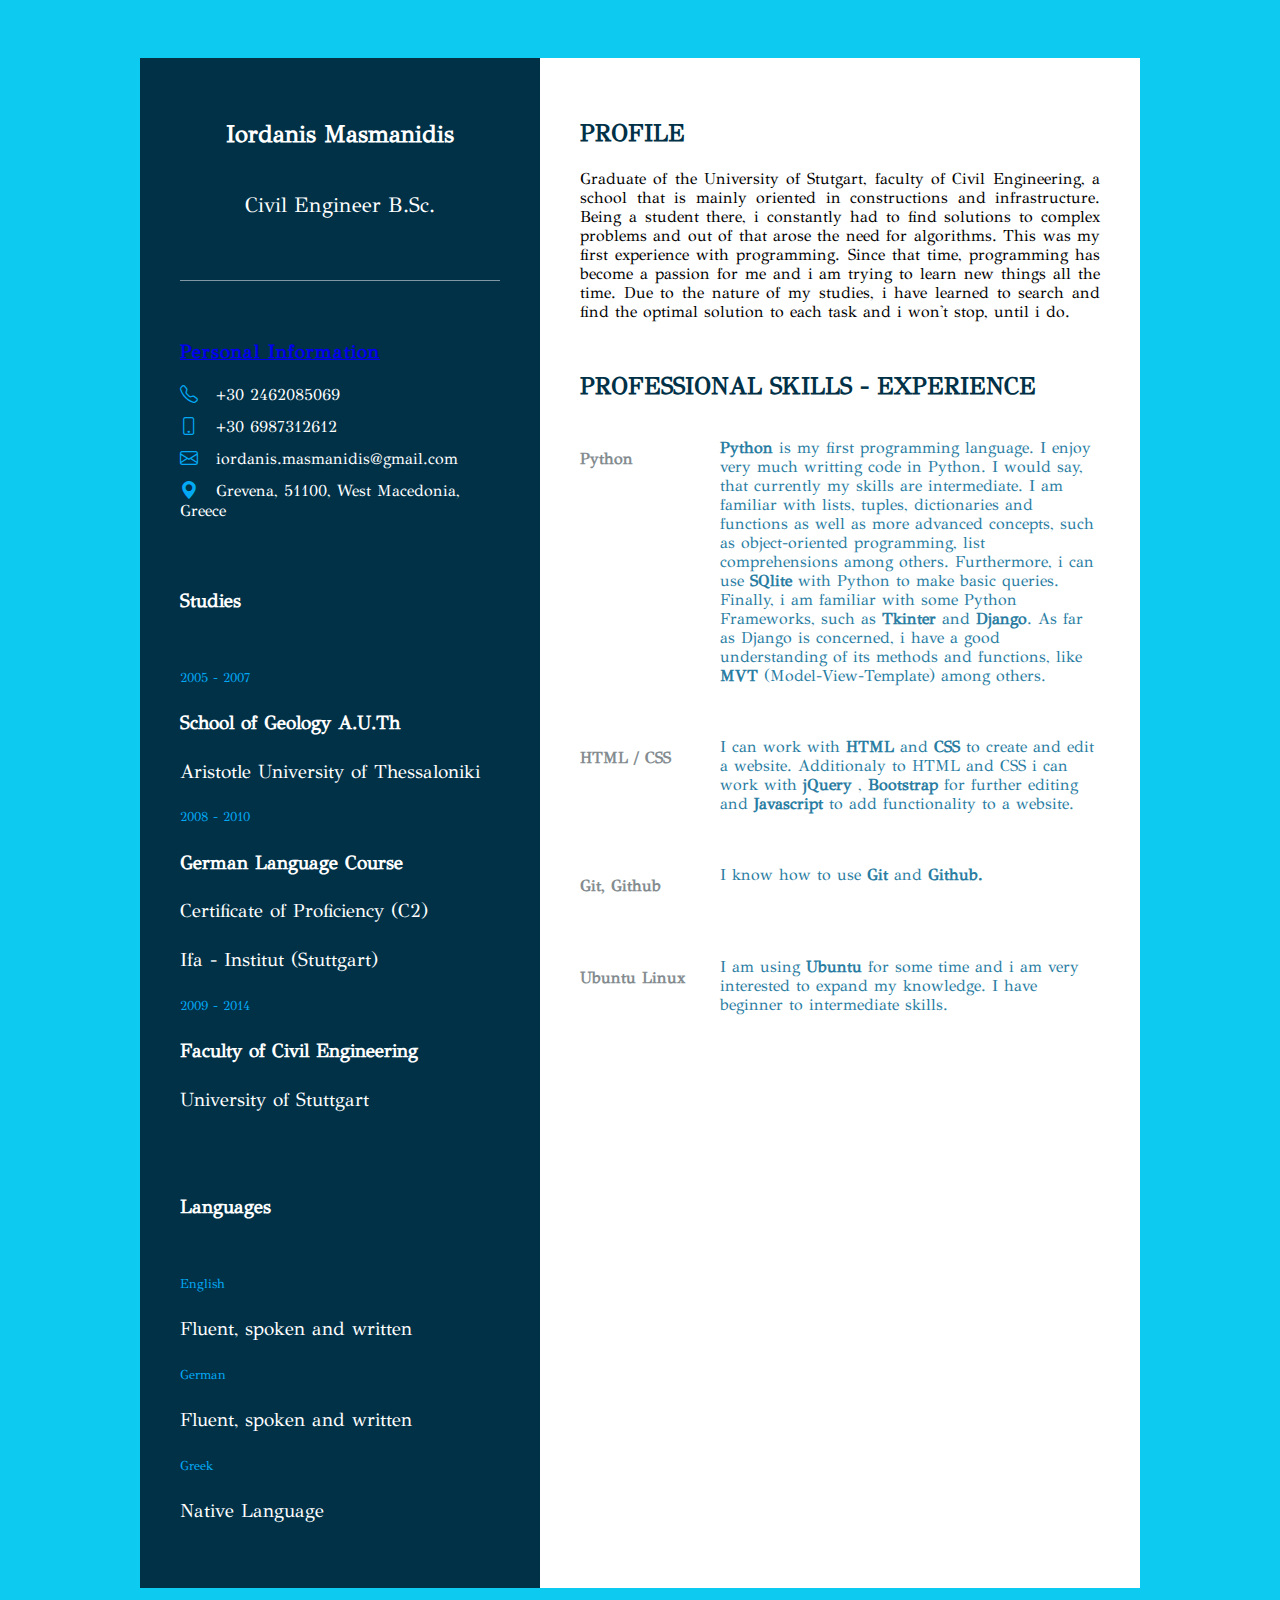
<file: index.html>
<!DOCTYPE html>
<html lang="en" dir="ltr">
  <head>
    <meta charset="utf-8">
    <link rel="preconnect" href="https://fonts.gstatic.com">
    <link href="https://fonts.googleapis.com/css2?family=Nunito&display=swap" rel="stylesheet">
    <link rel="preconnect" href="https://fonts.gstatic.com">
    <link href="https://fonts.googleapis.com/css2?family=GFS+Didot&display=swap" rel="stylesheet">
     <!-- name="viewport", content="width=device-width initial-scale=1.0" -->
    <link rel="stylesheet" href="https://cdn.jsdelivr.net/npm/bootstrap-icons@1.5.0/font/bootstrap-icons.css">
    <title>Iordanis Masmanidis</title>
    <link href="https://cdn.jsdelivr.net/npm/bootstrap@5.0.1/dist/css/bootstrap.min.css" rel="stylesheet" integrity="sha384-+0n0xVW2eSR5OomGNYDnhzAbDsOXxcvSN1TPprVMTNDbiYZCxYbOOl7+AMvyTG2x" crossorigin="anonymous">
    <link rel="stylesheet" href="maxan.css">

  </head>
  <body>
    <div class="container">
      <div class="left_side">
        <div class="profile_text">
          <h2>Iordanis Masmanidis<br><h3>Civil Engineer B.Sc.</h3> </h2>
          <!-- <h2 id="civil">Civil Engineer B.Sc</h2> -->
        </div>

        <div class="contact_info">
            <h3 class="title"><a href="personal_info.html">Personal Information</a></h3>

          <ul>
            <li>
              <span class="icon"><i class="bi bi-telephone"></i></span>
              <span class="text">+30 2462085069</span>
            </li>
            <li>
              <span class="icon"><i class="bi bi-phone"></i></span>
              <span class="text">+30 6987312612</span>
            </li>
            <li>
              <span class="icon"><i class="bi bi-envelope"></i></span>
              <span class="text">iordanis.masmanidis@gmail.com</span>
            </li>
            <li>
              <span class="icon"><i class="bi bi-geo-alt-fill"></i></span>
              <span class="text">Grevena, 51100, West Macedonia, Greece</span>
            </li>
          </ul>
        </div>

        <div class="contact_info education">
          <h3>Studies</h3>
          <ul>
            <li>
              <h5>2005 - 2007</h5>
              <h4>School of Geology A.U.Th</h4>
              <h4>Aristotle University of Thessaloniki</h4>
            </li>
            <li>
              <h5>2008 - 2010</h5>
              <h4>German Language Course</h4>
              <h4>Certificate of Proficiency (C2)</h4>
              <h4>Ifa - Institut (Stuttgart)</h4>
            </li>
            <li>
              <h5>2009 - 2014</h5>
              <h4>Faculty of Civil Engineering</h4>
              <h4>University of Stuttgart</h4>
            </li>
          </ul>
        </div>

        <div class="contact_info education">
          <h3 >Languages</h3>
          <ul>
            <li>
              <h5>English</h5>
              <h4></h4>
              <h4>Fluent, spoken and written</h4>
            </li>
            <li>
              <h5>German</h5>
              <h4></h4>
              <h4>Fluent, spoken and written</h4>
            </li>
            <li>
              <h5>Greek</h5>
              <h4></h4>
              <h4>Native Language</h4>
            </li>
          </ul>
        </div>


      </div>






      <div class="right_side">
        <div class="about">
          <h2>PROFILE</h2>
          <p>Graduate of the University of Stutgart, faculty of Civil Engineering,
            a school that is mainly oriented in constructions and infrastructure.
            Being a student there, i constantly had to find solutions to complex
            problems and out of that arose the need for algorithms. This was my
            first experience with programming. Since that time, programming has
            become a passion for me and i am trying to learn new things all the
            time. Due to the nature of my studies, i have learned to search and
            find the optimal solution to each task and i won't stop, until i do.
          </p>


        </div>

          <div class="about">
            <h2>PROFESSIONAL SKILLS - EXPERIENCE</h2>

            <div class="box">
              <div class="skill">
                <h5>Python</h5>
              </div>
                <div class="text">
                  <p><span>Python</span> is my first programming language.
                      I enjoy very much writting code in Python. I would say,
                      that currently my skills are intermediate. I am familiar
                      with lists, tuples, dictionaries and functions as well as
                      more advanced concepts, such as object-oriented programming,
                      list comprehensions among others. Furthermore, i can use
                      <span>SQlite</span> with Python to make basic queries. Finally,
                      i am familiar with some Python Frameworks, such as <span>Tkinter
                      </span>and <span>Django</span>. As far as Django is concerned,
                      i have a good understanding of its methods and functions, like
                      <span>MVT</span> (Model-View-Template) among others.
                    </p>
                </div>
            </div>



            <div class="box">
              <div class="skill">
                <h5>HTML / CSS</h5>
              </div>
              <div class="text">
                    <p>I can work with
                    <span>HTML</span> and <span>CSS</span> to create and edit
                    a website. Additionaly to HTML and CSS i can work with
                    <span>jQuery</span> , <span>Bootstrap</span> for further
                    editing and <span> Javascript</span>
                    to add functionality to a website.
                    </p>
              </div>
          </div>

          <div class="box">
            <div class="skill">
              <h5>Git, Github</h5>
            </div>
              <div class="text">
                <p>I know how to use
                    <span>Git</span> and <span>Github.</span>
                </p>
              </div>
          </div>

          <div class="box">
            <div class="skill">
              <h5>Ubuntu Linux</h5>
            </div>
            <div class="text">
                <p>I am using
                  <span>Ubuntu</span> for some time and i am very interested
                  to expand my knowledge. I have beginner to intermediate skills.
                </p>
            </div>
        </div>


      </div>

    </div>






    <script src="https://cdn.jsdelivr.net/npm/bootstrap@5.0.1/dist/js/bootstrap.bundle.min.js" integrity="sha384-gtEjrD/SeCtmISkJkNUaaKMoLD0//ElJ19smozuHV6z3Iehds+3Ulb9Bn9Plx0x4" crossorigin="anonymous"></script>
  </body>
</html>
</file>
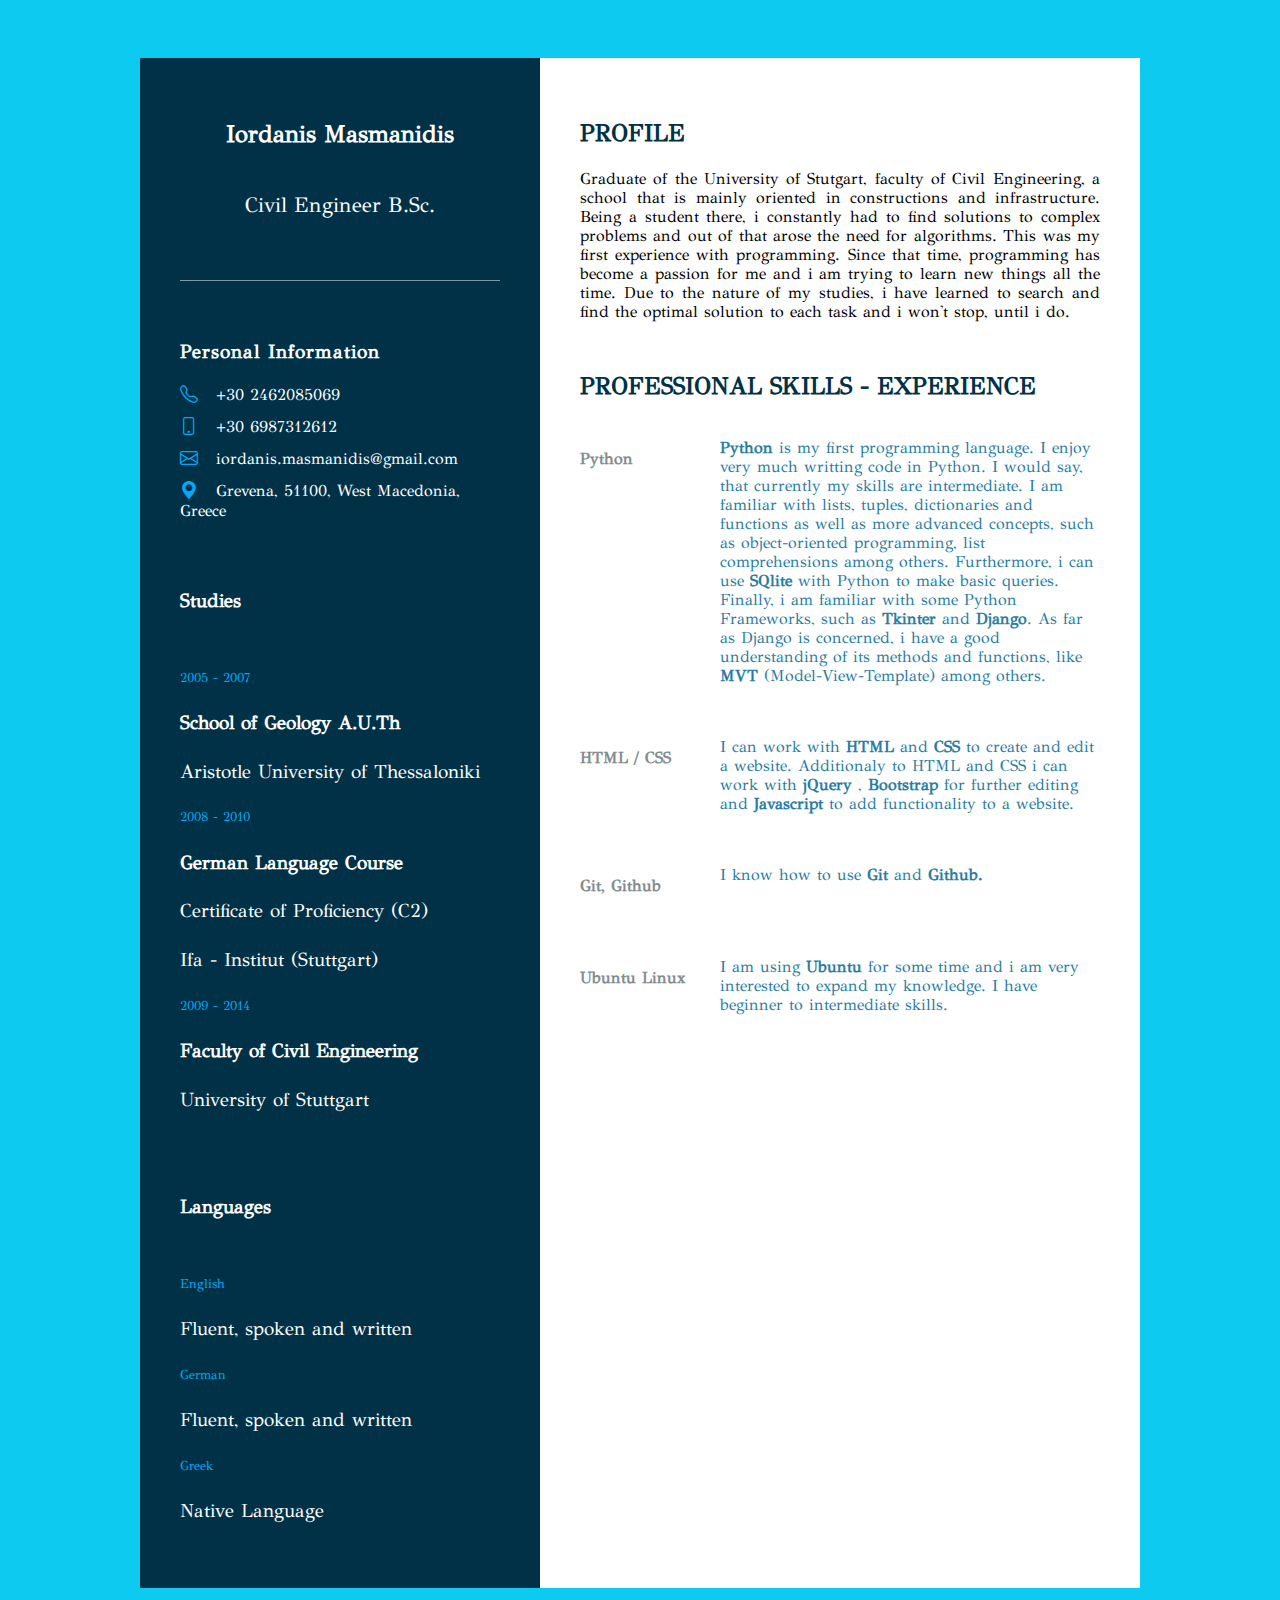
<file: maxan.html>
<!DOCTYPE html>
<html lang="en" dir="ltr">
  <head>
    <meta charset="utf-8">
    <link rel="preconnect" href="https://fonts.gstatic.com">
    <link href="https://fonts.googleapis.com/css2?family=Nunito&display=swap" rel="stylesheet">
    <link rel="preconnect" href="https://fonts.gstatic.com">
    <link href="https://fonts.googleapis.com/css2?family=GFS+Didot&display=swap" rel="stylesheet">
     <!-- name="viewport", content="width=device-width initial-scale=1.0" -->
    <link rel="stylesheet" href="https://cdn.jsdelivr.net/npm/bootstrap-icons@1.5.0/font/bootstrap-icons.css">
    <title>Iordanis Masmanidis</title>
    <link href="https://cdn.jsdelivr.net/npm/bootstrap@5.0.1/dist/css/bootstrap.min.css" rel="stylesheet" integrity="sha384-+0n0xVW2eSR5OomGNYDnhzAbDsOXxcvSN1TPprVMTNDbiYZCxYbOOl7+AMvyTG2x" crossorigin="anonymous">
    <link rel="stylesheet" href="maxan.css">

  </head>
  <body>
    <div class="container">
      <div class="left_side">
        <div class="profile_text">
          <h2>Iordanis Masmanidis<br><h3>Civil Engineer B.Sc.</h3> </h2>
          <!-- <h2 id="civil">Civil Engineer B.Sc</h2> -->
        </div>

        <div class="contact_info">
            <h3 class="title">Personal Information</h3>

          <ul>
            <li>
              <span class="icon"><i class="bi bi-telephone"></i></span>
              <span class="text">+30 2462085069</span>
            </li>
            <li>
              <span class="icon"><i class="bi bi-phone"></i></span>
              <span class="text">+30 6987312612</span>
            </li>
            <li>
              <span class="icon"><i class="bi bi-envelope"></i></span>
              <span class="text">iordanis.masmanidis@gmail.com</span>
            </li>
            <li>
              <span class="icon"><i class="bi bi-geo-alt-fill"></i></span>
              <span class="text">Grevena, 51100, West Macedonia, Greece</span>
            </li>
          </ul>
        </div>

        <div class="contact_info education">
          <h3>Studies</h3>
          <ul>
            <li>
              <h5>2005 - 2007</h5>
              <h4>School of Geology A.U.Th</h4>
              <h4>Aristotle University of Thessaloniki</h4>
            </li>
            <li>
              <h5>2008 - 2010</h5>
              <h4>German Language Course</h4>
              <h4>Certificate of Proficiency (C2)</h4>
              <h4>Ifa - Institut (Stuttgart)</h4>
            </li>
            <li>
              <h5>2009 - 2014</h5>
              <h4>Faculty of Civil Engineering</h4>
              <h4>University of Stuttgart</h4>
            </li>
          </ul>
        </div>

        <div class="contact_info education">
          <h3 >Languages</h3>
          <ul>
            <li>
              <h5>English</h5>
              <h4></h4>
              <h4>Fluent, spoken and written</h4>
            </li>
            <li>
              <h5>German</h5>
              <h4></h4>
              <h4>Fluent, spoken and written</h4>
            </li>
            <li>
              <h5>Greek</h5>
              <h4></h4>
              <h4>Native Language</h4>
            </li>
          </ul>
        </div>


      </div>






      <div class="right_side">
        <div class="about">
          <h2>PROFILE</h2>
          <p>Graduate of the University of Stutgart, faculty of Civil Engineering,
            a school that is mainly oriented in constructions and infrastructure.
            Being a student there, i constantly had to find solutions to complex
            problems and out of that arose the need for algorithms. This was my
            first experience with programming. Since that time, programming has
            become a passion for me and i am trying to learn new things all the
            time. Due to the nature of my studies, i have learned to search and
            find the optimal solution to each task and i won't stop, until i do.
          </p>

          <!-- <p>Απόφοιτος του τμήματος πολιτικών μηχανικών του Πανεπιστημίου
            Στουτγάρδης Γερμανίας, μιας σχολής, η οποία προσανατολίζεται
            στις κατασκευές. Στην αναζήτηση λύσεων για σύνθετα προβλήματα,
            προέκυψε η ανάγκη δημιουργίας αλγορίθμων. Εκει ανακάλυψα τον
            προγραμματισμό σε ενα πρωιμο, βέβαια στάδιο και από τότε έγινε
            πάθος. Έκτοτε προσπαθώ να εξελίσσομαι συνεχώς σε νέες τεχνολογίες
            και να μαθαίνω καινούρια πράγματα. Λόγω της φύσης των σπουδών
            έμαθα να ψάχνω τη βέλτιστη λύση σε κάθε πρόβλημα και δε σταματώ
            εάν δεν τη βρω.</p> -->
        </div>

          <div class="about">
            <h2>PROFESSIONAL SKILLS - EXPERIENCE</h2>

            <div class="box">
              <div class="skill">
                <h5>Python</h5>
              </div>
                <div class="text">
                  <p><span>Python</span> is my first programming language.
                      I enjoy very much writting code in Python. I would say,
                      that currently my skills are intermediate. I am familiar
                      with lists, tuples, dictionaries and functions as well as
                      more advanced concepts, such as object-oriented programming,
                      list comprehensions among others. Furthermore, i can use
                      <span>SQlite</span> with Python to make basic queries. Finally,
                      i am familiar with some Python Frameworks, such as <span>Tkinter
                      </span>and <span>Django</span>. As far as Django is concerned,
                      i have a good understanding of its methods and functions, like
                      <span>MVT</span> (Model-View-Template) among others.
                    </p>
                </div>
            </div>



            <div class="box">
              <div class="skill">
                <h5>HTML / CSS</h5>
              </div>
              <div class="text">
                    <p>I can work with
                    <span>HTML</span> and <span>CSS</span> to create and edit
                    a website. Additionaly to HTML and CSS i can work with
                    <span>jQuery</span> , <span>Bootstrap</span> for further
                    editing and <span> Javascript</span>
                    to add functionality to a website.
                    </p>
              </div>
          </div>

          <div class="box">
            <div class="skill">
              <h5>Git, Github</h5>
            </div>
              <div class="text">
                <p>I know how to use
                    <span>Git</span> and <span>Github.</span>
                </p>
              </div>
          </div>

          <div class="box">
            <div class="skill">
              <h5>Ubuntu Linux</h5>
            </div>
            <div class="text">
                <p>I am using
                  <span>Ubuntu</span> for some time and i am very interested
                  to expand my knowledge. I have beginner to intermediate skills.
                </p>
            </div>
        </div>


      </div>
    </div>






    <script src="https://cdn.jsdelivr.net/npm/bootstrap@5.0.1/dist/js/bootstrap.bundle.min.js" integrity="sha384-gtEjrD/SeCtmISkJkNUaaKMoLD0//ElJ19smozuHV6z3Iehds+3Ulb9Bn9Plx0x4" crossorigin="anonymous"></script>
  </body>
</html>
</file>
<file: maxan.css>
html, body{
  /* font-family: 'Nunito', sans-serif; */
  font-family: 'GFS Didot', serif;
  background-color: #0dcaf0;
  display: flex;
  justify-content: center;
  align-items: center;

}
.container{
  position: relative;
  /* height: 100%; */
  width: 100%;
  max-width: 1000px;
  min-height: 1000px;
  margin-top: 50px;
  margin-bottom: 50px;
  /* margin: auto; */

  /* background: #fff; */
  display: grid;
  grid-template-columns: 1.2fr 1.8fr;
  box-shadow: 0 35px 55px #rgba(0, 0, 0, 0.1);

}

.container .left_side{
  position: relative;
  background-color: #003147;
  padding: 40px;

}



.profile_text {
  position: relative;
  display: flex;
  flex-direction: column;
  border-bottom: 1px solid rgba(255, 255, 255, 0.5);
  padding-bottom: 20px;
  text-align: center;
}

.profile_text h2{
  color: #fff;
  font-size: 1.5em;
  text-align: center;
  font-weight: 600;
  margin-top: 20px;
  line-height: 1.4em;

}

.profile_text h3{
  font-size: 1.3em;
  color: #fff;
  padding-bottom: 20px;
  text-align: center;
  /* border-bottom: 1px solid rgba(255, 255, 255, 0.5); */
  font-weight: 300;
}

.contact_info {
  padding-top: 40px;
  color: #fff;
  }


.title{
    color: #fff;
    font-weight: 600;
    letter-spacing: 1px;
    font-size: 1.2em;
    margin-bottom: 20px

  }

.contact_info ul {
  position: relative;
  list-style-type: none;
  padding: 0;
  margin: 0;


}

.contact_info ul li{
  position: relative;

  margin: 10px 0;
  cursor: pointer;
}

.contact_info ul li .icon{
  display: inline-block;
  width: 30px;
  font-size: 18px;
  color: #03a9f4;
}


.contact_info ul li span{
  color: #fff;
  font-weight: 100;
}

.contact_info.education ul{
  padding-top: 15px;
}


.contact_info.education li{
  margin-bottom: 15px;
}

.contact_info.education h5{
  color: #03a9f4;
  font-weight: 500;
}

.contact_info.education h3{
  color: #fff;
  font-weight: 600;
  font-size: 1.2em;
}

.contact_info.education h4:nth-child(2){
  color: #fff;
  font-weight: 600;
  font-size: 1.2em;
}

.contact_info.education h4{
  color: #fff;
  font-weight: 300;
  font-size: 1.2em;
}

.container .right_side{
  position: relative;
  background-color: #fff;
  padding: 40px;
}

.about{
  margin-bottom: 50px;
}

.about h2{
  color: #003147;
}

.about p{
  text-align: justify;
}



.about .box{
  display: flex;
  flex-direction: row;
  margin: 20px 0;
  /* padding-left: 20px; */
}

/* .about .box .skill {
  min-width: 100px;
} */

.about .box .skill h5{
  color: #848c90;
  font-size: 1em;
  min-width: 120px;
}

.about .box .text p{
  color: #2a7da2;
  text-align:left;
  /* min-width: 120px; */
  padding-left: 20px;
}

.about .box .text p span{
  color: #2a7da2;
  font-weight: 600;
}
</file>
